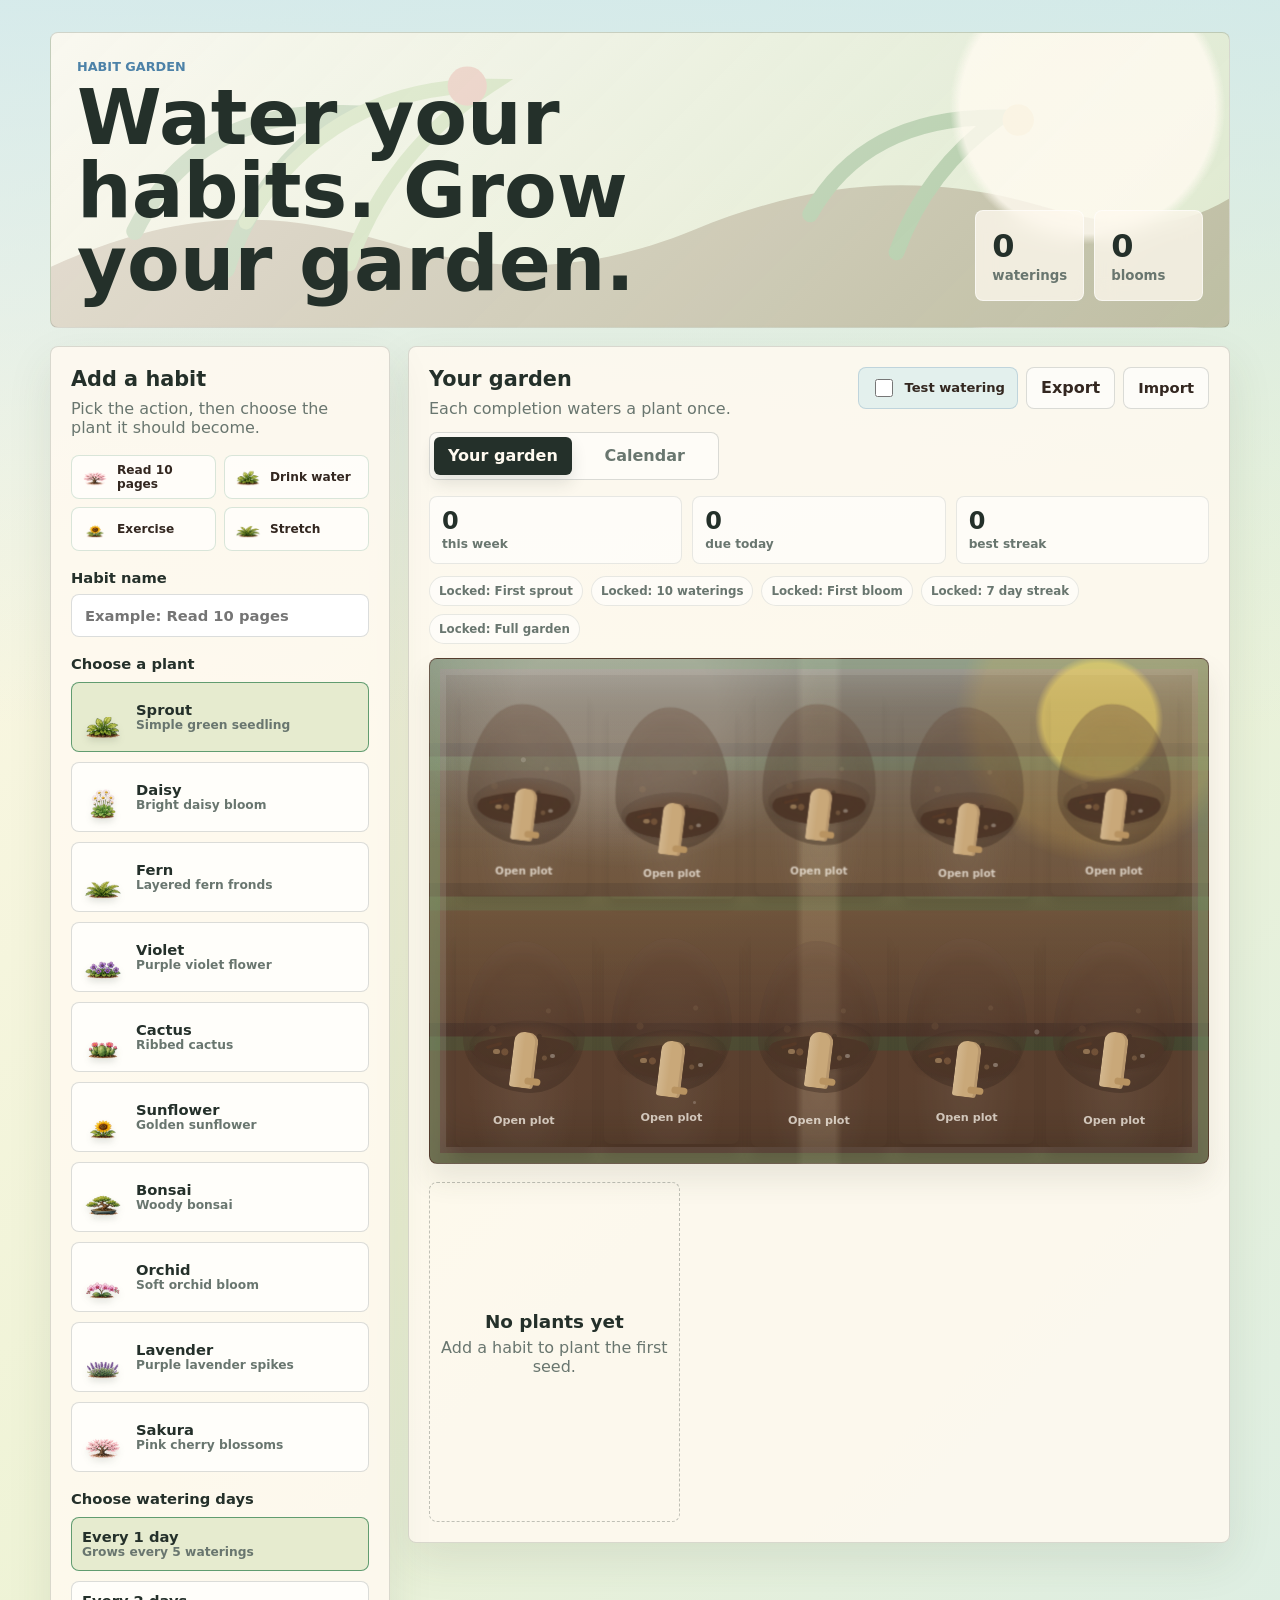
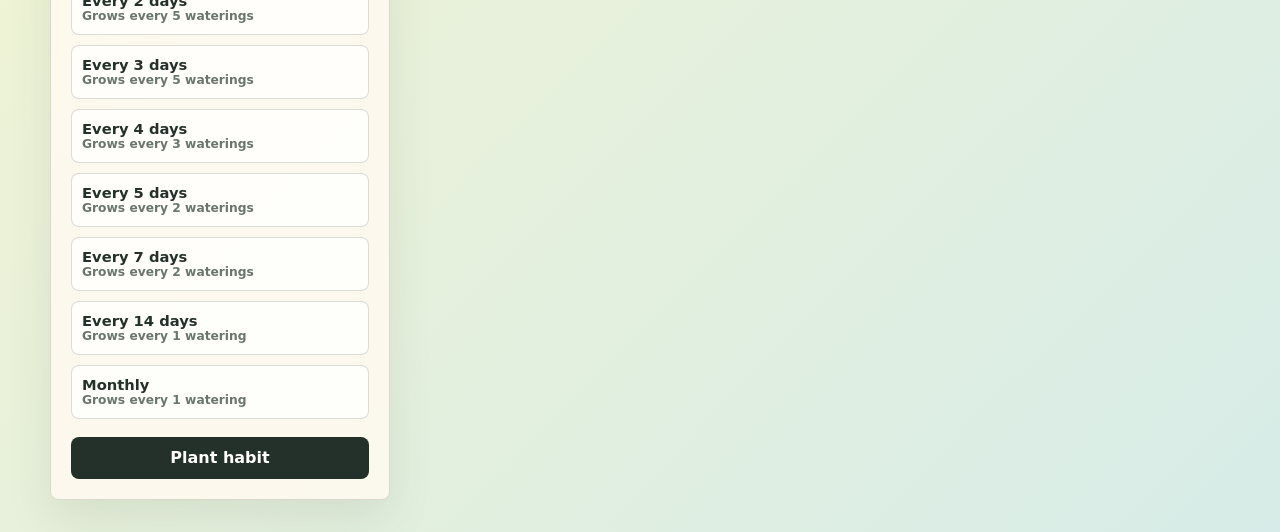
<file: index.html>
<!doctype html>
<html lang="en">
  <head>
    <meta charset="UTF-8" />
    <meta name="viewport" content="width=device-width, initial-scale=1.0" />
    <meta name="theme-color" content="#dfe8c7" />
    <meta name="apple-mobile-web-app-title" content="Habit Garden" />
    <meta name="apple-mobile-web-app-capable" content="yes" />
    <title>Habit Garden</title>
    <link rel="manifest" href="manifest.webmanifest" />
    <link rel="icon" href="assets/app-icon.svg" type="image/svg+xml" />
    <link rel="apple-touch-icon" href="assets/app-icon.svg" />
    <link rel="stylesheet" href="styles.css?v=0.2.2-auto-weather" />
  </head>
  <body>
    <main class="app-shell">
      <section class="topbar" aria-label="Garden overview">
        <div>
          <p class="eyebrow">Habit Garden</p>
          <h1>Water your habits. Grow your garden.</h1>
        </div>
        <div class="stats" aria-label="Garden statistics">
          <div>
            <span id="totalWatered">0</span>
            <small>waterings</small>
          </div>
          <div>
            <span id="plantsBloomed">0</span>
            <small>blooms</small>
          </div>
        </div>
      </section>

      <section class="workspace">
        <form class="habit-form" id="habitForm">
          <div class="form-header">
            <h2>Add a habit</h2>
            <p>Pick the action, then choose the plant it should become.</p>
          </div>
          <div class="starter-suggestions" id="starterSuggestions" aria-label="Starter habit suggestions"></div>

          <label>
            Habit name
            <input
              id="habitName"
              name="habitName"
              type="text"
              autocomplete="off"
              maxlength="42"
              placeholder="Example: Read 10 pages"
              required
            />
          </label>

          <fieldset>
            <legend>Choose a plant</legend>
            <div class="plant-picker" id="plantPicker"></div>
          </fieldset>

          <fieldset>
            <legend>Choose watering days</legend>
            <div class="schedule-picker" id="schedulePicker"></div>
          </fieldset>

          <button class="primary-action" type="submit">Plant habit</button>
        </form>

        <section class="garden-panel" aria-label="Your garden">
          <div class="panel-heading">
            <div>
              <h2>Your garden</h2>
              <p id="gardenSubtitle">Each completion waters a plant once.</p>
            </div>
            <div class="panel-actions">
              <label class="test-mode-toggle" hidden>
                <input id="testWateringMode" type="checkbox" />
                <span>Test watering</span>
              </label>
              <button class="ghost-action" id="exportGarden" type="button">Export</button>
              <label class="ghost-action import-action">
                Import
                <input id="importGarden" type="file" accept="application/json,.json" />
              </label>
            </div>
          </div>

          <div class="garden-tabs" role="tablist" aria-label="Garden views">
            <button class="garden-tab is-active" id="gardenTab" type="button" role="tab" aria-selected="true" aria-controls="gardenView" data-view="garden">
              Your garden
            </button>
            <button class="garden-tab" id="calendarTab" type="button" role="tab" aria-selected="false" aria-controls="calendarView" data-view="calendar">
              Calendar
            </button>
          </div>

          <div class="tab-view is-active" id="gardenView" role="tabpanel" aria-labelledby="gardenTab">
            <div class="garden-insights" id="gardenInsights" aria-label="Garden insights"></div>
            <div class="reward-strip" id="rewardStrip" aria-label="Garden rewards"></div>
            <div class="garden-bed" id="gardenBed" aria-label="Garden bed with 10 plant plots"></div>
            <div class="garden-grid" id="gardenGrid" aria-label="Habit details"></div>
          </div>

          <div class="tab-view" id="calendarView" role="tabpanel" aria-labelledby="calendarTab" hidden>
            <div class="calendar-toolbar">
              <button class="ghost-action calendar-nav" id="previousMonth" type="button" aria-label="Previous month">&lsaquo;</button>
              <label>
                Month
                <select id="calendarMonth"></select>
              </label>
              <label>
                Year
                <select id="calendarYear"></select>
              </label>
              <button class="ghost-action calendar-nav" id="nextMonth" type="button" aria-label="Next month">&rsaquo;</button>
            </div>
            <div class="calendar-summary" id="calendarSummary"></div>
            <div class="calendar-weekdays" aria-hidden="true">
              <span>Sun</span>
              <span>Mon</span>
              <span>Tue</span>
              <span>Wed</span>
              <span>Thu</span>
              <span>Fri</span>
              <span>Sat</span>
            </div>
            <div class="calendar-grid" id="calendarGrid" aria-label="Habit calendar"></div>
            <div class="calendar-agenda" id="calendarAgenda" aria-label="Habit calendar events"></div>
            <div class="calendar-detail" id="calendarDetail" aria-live="polite"></div>
          </div>
        </section>
      </section>
    </main>

    <template id="habitCardTemplate">
      <article class="habit-card">
        <div class="plant-scene" aria-hidden="true"></div>
        <div class="habit-info">
          <div>
            <h3></h3>
            <p class="plant-name"></p>
            <p class="last-watered"></p>
          </div>
          <div class="card-actions">
            <button class="water-button" type="button">Water</button>
            <button class="edit-plant-button" type="button">Edit</button>
            <button class="reset-plant-button" type="button">Reset</button>
            <button class="remove-plant-button" type="button">Remove</button>
          </div>
        </div>
        <div class="progress-wrap">
          <div class="progress-copy"></div>
          <div class="progress-track">
            <span></span>
          </div>
        </div>
      </article>
    </template>

    <script src="app.js?v=0.2.2-auto-weather"></script>
  </body>
</html>
</file>
<file: styles.css>
:root {
  --soil: #5a4032;
  --soil-dark: #332720;
  --leaf: #2f7d4c;
  --leaf-light: #79b66f;
  --moss: #dfe8c7;
  --sky: #cbe7ec;
  --cream: #fffaf0;
  --ink: #24302a;
  --muted: #69766f;
  --rose: #c95c67;
  --gold: #d79735;
  --blue: #4d82a8;
  --border: rgba(36, 48, 42, 0.16);
  color-scheme: light;
  font-family:
    Inter, ui-sans-serif, system-ui, -apple-system, BlinkMacSystemFont, "Segoe UI",
    sans-serif;
}

* {
  box-sizing: border-box;
}

body {
  margin: 0;
  min-height: 100vh;
  background:
    linear-gradient(180deg, rgba(203, 231, 236, 0.78), transparent 34%),
    linear-gradient(135deg, #fff8e7 0%, #eef3d6 48%, #d7ece8 100%);
  color: var(--ink);
}

body[data-weather="rainy"] {
  background:
    linear-gradient(180deg, rgba(142, 178, 191, 0.72), transparent 38%),
    linear-gradient(135deg, #f3f4df 0%, #dce8d6 48%, #c7dde2 100%);
}

body[data-weather="cloudy"] {
  background:
    linear-gradient(180deg, rgba(198, 207, 199, 0.72), transparent 40%),
    linear-gradient(135deg, #fff8e7 0%, #e8ead4 48%, #d7e7e0 100%);
}

body[data-weather="stormy"] {
  background:
    linear-gradient(180deg, rgba(114, 129, 128, 0.7), transparent 42%),
    linear-gradient(135deg, #e9ead7 0%, #cfd9c9 48%, #bbcfd3 100%);
}

body[data-weather="snowy"] {
  background:
    linear-gradient(180deg, rgba(231, 239, 241, 0.92), transparent 38%),
    linear-gradient(135deg, #fffdf5 0%, #edf2e6 50%, #dfeef0 100%);
}

button,
input {
  font: inherit;
}

button {
  cursor: pointer;
}

.app-shell {
  width: min(1180px, calc(100% - 32px));
  margin: 0 auto;
  padding: 32px 0;
}

.topbar {
  display: flex;
  align-items: end;
  justify-content: space-between;
  gap: 24px;
  min-height: 190px;
  padding: 26px;
  border: 1px solid var(--border);
  border-radius: 8px;
  background:
    radial-gradient(circle at 88% 25%, rgba(255, 250, 240, 0.82) 0 12%, transparent 13%),
    linear-gradient(135deg, rgba(255, 250, 240, 0.84), rgba(223, 232, 199, 0.72)),
    url("data:image/svg+xml,%3Csvg width='900' height='260' viewBox='0 0 900 260' xmlns='http://www.w3.org/2000/svg'%3E%3Cpath d='M0 214c95-43 168-45 256-19 82 25 151 25 235-9 94-39 178-44 267-18 65 19 104 17 142-6v98H0z' fill='%235a4032' fill-opacity='.9'/%3E%3Cpath d='M64 187c31-62 84-92 159-90-45 32-74 72-89 119' stroke='%232f7d4c' stroke-width='13' stroke-linecap='round' fill='none'/%3E%3Cpath d='M149 180c43-70 105-105 186-104-52 34-87 79-107 136' stroke='%2379b66f' stroke-width='11' stroke-linecap='round' fill='none'/%3E%3Cpath d='M580 174c28-50 76-75 145-74-38 27-64 62-79 103' stroke='%232f7d4c' stroke-width='12' stroke-linecap='round' fill='none'/%3E%3Ccircle cx='318' cy='76' r='15' fill='%23c95c67'/%3E%3Ccircle cx='739' cy='102' r='12' fill='%23d79735'/%3E%3C/svg%3E")
      center bottom / cover no-repeat;
  overflow: hidden;
}

.eyebrow {
  margin: 0 0 8px;
  color: var(--blue);
  font-size: 0.8rem;
  font-weight: 800;
  letter-spacing: 0;
  text-transform: uppercase;
}

h1,
h2,
h3,
p {
  margin-top: 0;
}

h1 {
  max-width: 620px;
  margin-bottom: 0;
  font-size: clamp(2.2rem, 6vw, 5rem);
  line-height: 0.95;
  letter-spacing: 0;
}

h2 {
  margin-bottom: 8px;
  font-size: 1.3rem;
}

.stats {
  display: grid;
  grid-template-columns: repeat(2, minmax(92px, 1fr));
  gap: 10px;
  min-width: 220px;
}

.stats div {
  padding: 16px;
  border: 1px solid rgba(255, 255, 255, 0.58);
  border-radius: 8px;
  background: rgba(255, 250, 240, 0.76);
  backdrop-filter: blur(10px);
}

.stats span {
  display: block;
  font-size: 2rem;
  font-weight: 850;
}

.stats small {
  color: var(--muted);
  font-weight: 700;
}

.workspace {
  display: grid;
  grid-template-columns: 340px 1fr;
  gap: 18px;
  margin-top: 18px;
  align-items: start;
}

.habit-form,
.garden-panel {
  border: 1px solid var(--border);
  border-radius: 8px;
  background: rgba(255, 250, 240, 0.86);
  box-shadow: 0 18px 45px rgba(55, 68, 52, 0.1);
}

.habit-form {
  display: grid;
  gap: 18px;
  padding: 20px;
  position: sticky;
  top: 18px;
}

.starter-suggestions {
  display: grid;
  grid-template-columns: repeat(2, minmax(0, 1fr));
  gap: 8px;
}

.starter-chip {
  display: grid;
  grid-template-columns: 28px minmax(0, 1fr);
  gap: 8px;
  align-items: center;
  min-height: 42px;
  padding: 7px 9px;
  border: 1px solid rgba(47, 125, 76, 0.18);
  border-radius: 8px;
  background: rgba(255, 255, 255, 0.68);
  color: var(--soil-dark);
  font-size: 0.76rem;
  font-weight: 850;
  text-align: left;
}

.starter-chip img {
  width: 28px;
  height: 28px;
  object-fit: contain;
}

.form-header p,
.panel-heading p {
  margin-bottom: 0;
  color: var(--muted);
}

label,
fieldset {
  display: grid;
  gap: 8px;
  margin: 0;
  padding: 0;
  border: 0;
  color: var(--ink);
  font-size: 0.92rem;
  font-weight: 750;
}

legend {
  margin-bottom: 10px;
  padding: 0;
}

input {
  width: 100%;
  border: 1px solid var(--border);
  border-radius: 8px;
  padding: 12px 13px;
  background: white;
  color: var(--ink);
  outline: none;
}

input:focus-visible,
button:focus-visible,
.plant-option:has(input:focus-visible),
.schedule-option:has(input:focus-visible) {
  outline: 3px solid rgba(77, 130, 168, 0.35);
  outline-offset: 2px;
}

.plant-picker,
.schedule-picker {
  display: grid;
  gap: 10px;
}

.plant-option,
.schedule-option {
  display: grid;
  grid-template-columns: 42px 1fr;
  gap: 12px;
  align-items: center;
  min-height: 68px;
  padding: 10px;
  border: 1px solid var(--border);
  border-radius: 8px;
  background: rgba(255, 255, 255, 0.72);
  cursor: pointer;
}

.schedule-option {
  grid-template-columns: 1fr;
  min-height: 54px;
}

.plant-option input,
.schedule-option input {
  position: absolute;
  width: 1px;
  height: 1px;
  opacity: 0;
  pointer-events: none;
}

.plant-option:has(input:checked),
.schedule-option:has(input:checked) {
  border-color: rgba(47, 125, 76, 0.72);
  background: rgba(223, 232, 199, 0.76);
}

.mini-plant {
  position: relative;
  display: grid;
  place-items: end center;
  width: 42px;
  height: 48px;
  overflow: hidden;
}

.mini-stem {
  position: absolute;
  bottom: 5px;
  left: 18px;
  width: 6px;
  height: 34px;
  border-radius: 999px;
  background:
    linear-gradient(90deg, rgba(31, 87, 48, 0.9), var(--mini-color)),
    var(--mini-color);
}

.mini-leaf {
  position: absolute;
  bottom: 15px;
  width: 20px;
  height: 12px;
  border-radius: 100% 0 100% 0;
  background:
    linear-gradient(135deg, rgba(255, 255, 255, 0.28), transparent 42%),
    var(--mini-color);
}

.mini-leaf.left {
  left: 4px;
  transform: rotate(-32deg);
}

.mini-leaf.right {
  right: 3px;
  bottom: 24px;
  transform: scaleX(-1) rotate(-32deg);
}

.mini-bloom {
  position: absolute;
  left: 21px;
  top: 6px;
  width: 12px;
  height: 12px;
  border-radius: 50%;
  background: var(--mini-flower);
  transform: translateX(-50%);
  box-shadow:
    -5px 0 0 var(--mini-flower),
    5px 0 0 var(--mini-flower),
    0 -5px 0 var(--mini-flower),
    0 5px 0 var(--mini-flower);
}

.mini-plant.fern .mini-bloom,
.mini-plant.sprout .mini-bloom,
.mini-plant.bonsai .mini-bloom {
  display: none;
}

.mini-plant-art {
  width: 42px;
  height: 48px;
  object-fit: contain;
  object-position: center bottom;
  filter: drop-shadow(0 4px 3px rgba(55, 68, 52, 0.14));
}

.mini-plant.cactus .mini-stem {
  left: 13px;
  width: 16px;
  border-radius: 999px 999px 6px 6px;
  background:
    repeating-linear-gradient(
      90deg,
      rgba(255, 255, 255, 0.2) 0 1px,
      transparent 1px 5px
    ),
    var(--mini-color);
}

.mini-plant.sunflower .mini-bloom,
.mini-plant.orchid .mini-bloom {
  width: 14px;
  height: 14px;
}

.mini-plant.sunflower .mini-bloom {
  box-shadow:
    -6px 0 0 var(--mini-flower),
    6px 0 0 var(--mini-flower),
    0 -6px 0 var(--mini-flower),
    0 6px 0 var(--mini-flower),
    -4px -4px 0 var(--mini-flower),
    4px -4px 0 var(--mini-flower);
}

.mini-plant.fern .mini-leaf {
  height: 7px;
  border-radius: 999px;
}

.mini-plant.bonsai .mini-stem {
  left: 15px;
  width: 12px;
  background: linear-gradient(90deg, #79533b, var(--mini-color));
}

.mini-plant.orchid .mini-bloom {
  box-shadow:
    -4px 2px 0 var(--mini-flower),
    4px 2px 0 var(--mini-flower),
    0 -5px 0 var(--mini-flower);
}

.plant-option strong,
.plant-option small,
.schedule-option strong,
.schedule-option small {
  display: block;
}

.plant-option small,
.schedule-option small {
  color: var(--muted);
  font-weight: 650;
}

.primary-action,
.ghost-action,
.water-button,
.edit-plant-button,
.reset-plant-button,
.remove-plant-button {
  min-height: 42px;
  border: 0;
  border-radius: 8px;
  font-weight: 850;
}

.primary-action {
  background: var(--ink);
  color: white;
}

.primary-action:disabled {
  cursor: not-allowed;
  background: rgba(36, 48, 42, 0.36);
}

.water-button:disabled,
.plot-water:disabled {
  cursor: not-allowed;
  background: rgba(210, 218, 205, 0.82);
  color: rgba(36, 48, 42, 0.58);
}

.ghost-action {
  padding: 0 14px;
  border: 1px solid var(--border);
  background: rgba(255, 255, 255, 0.58);
  color: var(--soil-dark);
}

.garden-panel {
  min-height: 540px;
  padding: 20px;
}

.panel-heading {
  display: flex;
  align-items: start;
  justify-content: space-between;
  gap: 16px;
  margin-bottom: 14px;
}

.panel-actions {
  display: flex;
  flex-wrap: wrap;
  gap: 8px;
  justify-content: end;
}

.test-mode-toggle {
  display: inline-flex;
  align-items: center;
  min-height: 42px;
  gap: 8px;
  padding: 0 12px;
  border: 1px solid rgba(77, 130, 168, 0.24);
  border-radius: 8px;
  background: rgba(203, 231, 236, 0.5);
  color: var(--soil-dark);
  cursor: pointer;
  font-size: 0.82rem;
  font-weight: 850;
}

.test-mode-toggle[hidden] {
  display: none !important;
}

.test-mode-toggle input {
  width: 18px;
  height: 18px;
  accent-color: var(--blue);
}

.import-action {
  position: relative;
  display: inline-grid;
  place-items: center;
  min-height: 42px;
  cursor: pointer;
  font-weight: 850;
}

.import-action input {
  position: absolute;
  width: 1px;
  height: 1px;
  opacity: 0;
  pointer-events: none;
}

.garden-tabs {
  display: inline-grid;
  grid-template-columns: repeat(2, minmax(0, 1fr));
  gap: 4px;
  margin-bottom: 16px;
  padding: 4px;
  border: 1px solid var(--border);
  border-radius: 8px;
  background: rgba(255, 255, 255, 0.5);
}

.garden-tab {
  min-height: 38px;
  padding: 0 14px;
  border: 0;
  border-radius: 6px;
  background: transparent;
  color: var(--muted);
  font-weight: 900;
}

.garden-tab.is-active {
  background: var(--ink);
  color: var(--cream);
  box-shadow: 0 8px 16px rgba(36, 48, 42, 0.12);
}

.tab-view[hidden] {
  display: none;
}

.garden-insights {
  display: grid;
  grid-template-columns: repeat(3, minmax(0, 1fr));
  gap: 10px;
  margin-bottom: 12px;
}

.garden-insights article {
  min-height: 68px;
  padding: 12px;
  border: 1px solid rgba(36, 48, 42, 0.1);
  border-radius: 8px;
  background: rgba(255, 255, 255, 0.58);
}

.garden-insights strong,
.garden-insights span {
  display: block;
}

.garden-insights strong {
  color: var(--ink);
  font-size: 1.5rem;
  line-height: 1;
}

.garden-insights span {
  margin-top: 4px;
  color: var(--muted);
  font-size: 0.76rem;
  font-weight: 850;
}

.reward-strip {
  display: flex;
  flex-wrap: wrap;
  gap: 8px;
  margin-bottom: 14px;
}

.reward-badge {
  padding: 7px 9px;
  border: 1px solid rgba(36, 48, 42, 0.1);
  border-radius: 999px;
  background: rgba(255, 255, 255, 0.56);
  color: var(--muted);
  font-size: 0.74rem;
  font-weight: 850;
}

.reward-badge.unlocked {
  border-color: rgba(47, 125, 76, 0.28);
  background: rgba(223, 232, 199, 0.72);
  color: var(--leaf);
}

.garden-bed {
  position: relative;
  display: grid;
  grid-template-columns: repeat(5, minmax(112px, 1fr));
  gap: 14px 12px;
  min-height: 470px;
  margin-bottom: 18px;
  padding: 30px 26px 26px;
  border: 1px solid rgba(62, 47, 38, 0.2);
  border-radius: 8px;
  background:
    var(--garden-weather-wash, linear-gradient(180deg, transparent, transparent)),
    radial-gradient(circle at 12% 20%, rgba(255, 250, 240, 0.34) 0 2px, transparent 3px),
    radial-gradient(circle at 78% 74%, rgba(255, 250, 240, 0.22) 0 2px, transparent 3px),
    radial-gradient(circle at 34% 88%, rgba(255, 250, 240, 0.2) 0 1px, transparent 2px),
    linear-gradient(90deg, transparent 0 47%, rgba(218, 196, 155, 0.2) 48% 52%, transparent 53%),
    repeating-linear-gradient(
      0deg,
      rgba(92, 65, 47, 0.9) 0 112px,
      rgba(65, 98, 57, 0.42) 113px 126px,
      rgba(77, 54, 42, 0.9) 127px 140px
    ),
    linear-gradient(160deg, #7b5a43, #5c3f31 55%, #3c2b24);
  box-shadow:
    inset 0 0 0 10px rgba(112, 151, 91, 0.36),
    inset 0 0 0 16px rgba(255, 250, 240, 0.1),
    inset 0 22px 36px rgba(255, 250, 240, 0.18),
    inset 0 -24px 38px rgba(23, 17, 14, 0.22),
    0 16px 28px rgba(55, 68, 52, 0.1);
  overflow: hidden;
  perspective: 900px;
}

.garden-bed::before,
.garden-bed::after {
  content: "";
  position: absolute;
  inset: 0;
  z-index: 0;
  pointer-events: none;
}

.garden-bed::before {
  z-index: 2;
  opacity: 0.64;
  background:
    radial-gradient(circle at 86% 12%, rgba(255, 229, 110, 0.96) 0 7%, rgba(255, 202, 74, 0.24) 8% 15%, transparent 18%),
    radial-gradient(ellipse at 24% 10%, rgba(255, 250, 240, 0.28) 0 12%, transparent 25%),
    linear-gradient(180deg, rgba(184, 224, 236, 0.32), transparent 38%);
  animation: sun-breathe 5s ease-in-out infinite;
}

.garden-bed::after {
  z-index: 5;
  opacity: 0;
}

body[data-weather="sunny"],
body:not([data-weather]),
body[data-weather="clear"] {
  --garden-weather-wash: linear-gradient(180deg, rgba(214, 241, 236, 0.22), rgba(255, 235, 155, 0.12) 48%, transparent 74%);
}

body[data-weather="cloudy"] {
  --garden-weather-wash: linear-gradient(180deg, rgba(200, 211, 205, 0.38), rgba(168, 180, 173, 0.16) 50%, transparent 78%);
}

body[data-weather="rainy"] {
  --garden-weather-wash: linear-gradient(180deg, rgba(91, 122, 131, 0.42), rgba(73, 89, 86, 0.28) 56%, rgba(51, 71, 63, 0.16));
}

body[data-weather="snowy"] {
  --garden-weather-wash: linear-gradient(180deg, rgba(230, 243, 247, 0.62), rgba(244, 248, 239, 0.2) 58%, transparent 82%);
}

body[data-weather="stormy"] {
  --garden-weather-wash: linear-gradient(180deg, rgba(33, 45, 58, 0.56), rgba(52, 61, 58, 0.34) 58%, rgba(31, 36, 34, 0.24));
}

body[data-daylight="night"] .garden-bed::before {
  opacity: 0.76;
  background:
    radial-gradient(circle at 82% 14%, rgba(236, 239, 217, 0.9) 0 4%, rgba(236, 239, 217, 0.18) 5% 11%, transparent 13%),
    radial-gradient(circle at 18% 18%, rgba(255, 250, 240, 0.42) 0 1px, transparent 2px),
    radial-gradient(circle at 36% 9%, rgba(255, 250, 240, 0.36) 0 1px, transparent 2px),
    radial-gradient(circle at 66% 19%, rgba(255, 250, 240, 0.38) 0 1px, transparent 2px),
    linear-gradient(180deg, rgba(29, 47, 62, 0.46), transparent 42%);
}

body[data-weather="cloudy"] .garden-bed::before {
  opacity: 0.78;
  background:
    radial-gradient(ellipse at 14% 10%, rgba(255, 250, 240, 0.7) 0 12%, transparent 24%),
    radial-gradient(ellipse at 43% 8%, rgba(218, 224, 214, 0.76) 0 18%, transparent 32%),
    radial-gradient(ellipse at 80% 12%, rgba(239, 239, 228, 0.74) 0 16%, transparent 29%),
    linear-gradient(180deg, rgba(171, 184, 177, 0.44), transparent 46%);
  background-size: 120% 100%;
  animation: clouds-drift 18s linear infinite;
}

body[data-weather="rainy"] .garden-bed::before,
body[data-weather="stormy"] .garden-bed::before {
  opacity: 0.86;
  background:
    radial-gradient(ellipse at 18% 10%, rgba(190, 203, 199, 0.72) 0 17%, transparent 31%),
    radial-gradient(ellipse at 56% 7%, rgba(128, 150, 153, 0.68) 0 21%, transparent 35%),
    radial-gradient(ellipse at 88% 13%, rgba(174, 187, 183, 0.58) 0 15%, transparent 29%),
    linear-gradient(180deg, rgba(67, 93, 104, 0.42), transparent 48%);
  background-size: 130% 100%;
  animation: clouds-drift 14s linear infinite;
}

body[data-weather="rainy"] .garden-bed::after,
body[data-weather="stormy"] .garden-bed::after {
  opacity: 0.78;
  background:
    radial-gradient(ellipse 3px 9px at 18px 14px, rgba(221, 248, 255, 0.78) 0 45%, rgba(124, 173, 189, 0.22) 62%, transparent 74%),
    radial-gradient(ellipse 2px 6px at 52px 34px, rgba(231, 252, 255, 0.68) 0 48%, rgba(121, 166, 182, 0.2) 64%, transparent 76%),
    radial-gradient(ellipse 2px 7px at 76px 6px, rgba(197, 231, 241, 0.58) 0 48%, rgba(103, 150, 169, 0.18) 64%, transparent 76%);
  background-position: 0 0, 30px 18px, 58px 8px;
  background-size: 92px 118px, 118px 142px, 74px 104px;
  filter: drop-shadow(0 2px 1px rgba(23, 52, 60, 0.18));
  animation: rain-fall 1.25s linear infinite;
}

body[data-weather="snowy"] .garden-bed::before {
  opacity: 0.8;
  background:
    radial-gradient(ellipse at 34% 10%, rgba(255, 250, 240, 0.76) 0 20%, transparent 34%),
    radial-gradient(ellipse at 74% 11%, rgba(226, 238, 241, 0.56) 0 15%, transparent 28%),
    linear-gradient(180deg, rgba(226, 238, 241, 0.58), transparent 48%);
}

body[data-weather="snowy"] .garden-bed::after {
  opacity: 0.86;
  background:
    radial-gradient(circle, rgba(255, 250, 240, 0.96) 0 2px, transparent 3px),
    radial-gradient(circle, rgba(255, 250, 240, 0.8) 0 1px, transparent 2px),
    radial-gradient(circle, rgba(209, 229, 234, 0.72) 0 2px, transparent 3px);
  background-position: 0 0, 34px 42px, 17px 18px;
  background-size: 82px 82px, 64px 64px, 116px 116px;
  animation: snow-fall 7s linear infinite;
}

body[data-weather="stormy"] .garden-bed {
  animation: storm-flash 5.5s steps(1, end) infinite;
}

body[data-weather="stormy"] .garden-bed::after {
  opacity: 0.86;
  background:
    linear-gradient(118deg, transparent 0 53%, rgba(255, 250, 190, 0.72) 53.3% 54.2%, transparent 54.5%),
    radial-gradient(ellipse 4px 12px at 16px 16px, rgba(229, 252, 255, 0.84) 0 46%, rgba(115, 168, 186, 0.28) 64%, transparent 76%),
    radial-gradient(ellipse 3px 9px at 50px 36px, rgba(219, 245, 253, 0.78) 0 48%, rgba(96, 143, 164, 0.26) 65%, transparent 77%),
    radial-gradient(ellipse 3px 10px at 74px 8px, rgba(184, 220, 234, 0.7) 0 48%, rgba(82, 126, 148, 0.28) 65%, transparent 77%);
  background-position: 0 0, 0 0, 28px 18px, 54px 8px;
  background-size: 100% 100%, 84px 108px, 106px 132px, 68px 96px;
  filter: drop-shadow(0 3px 2px rgba(11, 26, 36, 0.3));
  animation: lightning-strike 5.5s steps(1, end) infinite, storm-rain-fall 900ms linear infinite;
}

.garden-plot {
  position: relative;
  min-height: 205px;
  padding: 8px;
  border: 0;
  border-radius: 7px;
  background:
    radial-gradient(ellipse at 50% 72%, rgba(255, 250, 240, 0.06), transparent 58%);
  animation: plot-rise 420ms ease both;
  animation-delay: var(--plot-delay);
  z-index: 3;
  transform: translateY(calc(var(--plot-depth) * 10px)) scale(calc(0.93 + var(--plot-depth) * 0.07));
  box-shadow:
    0 calc(7px + var(--plot-depth) * 5px) 12px rgba(25, 17, 13, 0.08);
}

.garden-plot::before {
  content: "";
  position: absolute;
  right: 7px;
  bottom: 54px;
  left: 7px;
  height: 152px;
  border-radius: 48% 52% 44% 56% / 64% 60% 40% 36%;
  background:
    radial-gradient(circle at 24% 58%, rgba(197, 152, 97, 0.18) 0 3px, transparent 4px),
    radial-gradient(circle at 70% 46%, rgba(255, 226, 167, 0.12) 0 2px, transparent 3px),
    radial-gradient(circle at 48% 72%, rgba(45, 34, 27, 0.15) 0 2px, transparent 3px),
    linear-gradient(180deg, rgba(103, 73, 55, 0.64), rgba(58, 40, 31, 0.54));
  box-shadow:
    inset 0 10px 18px rgba(255, 250, 240, 0.06),
    inset 0 -12px 18px rgba(34, 25, 20, 0.2);
}

.garden-plot:nth-child(odd) {
  transform: translateY(calc(var(--plot-depth) * 10px - 3px)) scale(calc(0.93 + var(--plot-depth) * 0.07));
}

.garden-plot:nth-child(5n + 2),
.garden-plot:nth-child(5n + 4) {
  margin-top: 12px;
}

.plot-soil {
  position: relative;
  display: grid;
  place-items: end center;
  min-height: 168px;
  overflow: visible;
}

.plot-soil::before {
  content: "";
  position: absolute;
  right: 4px;
  bottom: 38px;
  left: 4px;
  height: 48px;
  border-radius: 50%;
  background:
    radial-gradient(circle at 28% 44%, rgba(196, 145, 93, 0.34) 0 3px, transparent 4px),
    radial-gradient(circle at 64% 35%, rgba(36, 27, 22, 0.26) 0 2px, transparent 3px),
    radial-gradient(ellipse at center, rgba(104, 72, 50, 0.82), rgba(58, 40, 31, 0.16) 68%, transparent 70%);
  transform: rotate(-2deg);
}

.plot-soil::after {
  content: "";
  position: absolute;
  right: 0;
  bottom: 32px;
  left: 0;
  height: 38px;
  border-radius: 50%;
  background:
    radial-gradient(circle at 34% 42%, rgba(196, 145, 93, 0.3) 0 3px, transparent 4px),
    radial-gradient(circle at 67% 58%, rgba(226, 184, 126, 0.22) 0 2px, transparent 3px),
    radial-gradient(ellipse at 50% 38%, rgba(77, 54, 40, 0.96) 0 58%, transparent 60%),
    radial-gradient(ellipse at center, rgba(36, 27, 22, 0.42), transparent 70%);
}

.soil-detail {
  position: absolute;
  z-index: 1;
  border-radius: 999px;
  pointer-events: none;
}

.pebble-a {
  left: 24%;
  bottom: 52px;
  width: 7px;
  height: 5px;
  background: rgba(224, 188, 134, 0.46);
}

.pebble-b {
  right: 24%;
  bottom: 48px;
  width: 5px;
  height: 4px;
  background: rgba(255, 250, 240, 0.32);
}

.mulch-a,
.mulch-b {
  width: 16px;
  height: 3px;
  background: rgba(92, 58, 38, 0.6);
  transform: rotate(-15deg);
}

.mulch-a {
  left: 18%;
  bottom: 59px;
}

.mulch-b {
  right: 19%;
  bottom: 56px;
  transform: rotate(16deg);
}

.water-ripple {
  position: absolute;
  z-index: 1;
  bottom: 46px;
  left: 50%;
  width: 42px;
  height: 12px;
  border: 2px solid rgba(116, 178, 196, 0.68);
  border-radius: 50%;
  opacity: 0;
  transform: translateX(-50%) scale(0.7);
}

.recently-watered .plot-soil::after {
  background:
    radial-gradient(circle at 34% 42%, rgba(196, 145, 93, 0.2) 0 3px, transparent 4px),
    radial-gradient(circle at 67% 58%, rgba(226, 184, 126, 0.14) 0 2px, transparent 3px),
    radial-gradient(ellipse at 50% 38%, rgba(48, 42, 35, 0.98) 0 58%, transparent 60%),
    radial-gradient(ellipse at center, rgba(39, 70, 66, 0.38), transparent 70%);
}

.recently-watered .water-ripple {
  animation: water-ripple 900ms ease-out both;
}

.dry-plant .plot-soil::after {
  filter: saturate(0.65) brightness(1.16);
}

.dry-plant .plant {
  filter: saturate(0.72) brightness(0.96);
}

.plot-marker {
  position: relative;
  z-index: 1;
  width: 24px;
  height: 56px;
  margin-bottom: 18px;
  border-radius: 10px 10px 3px 3px;
  background:
    linear-gradient(90deg, rgba(255, 250, 240, 0.18), transparent 45%),
    #c9a879;
  transform: rotate(7deg);
  box-shadow: inset -3px 0 0 rgba(93, 64, 44, 0.16);
}

.plot-marker::after {
  content: "";
  position: absolute;
  right: -7px;
  bottom: 4px;
  width: 16px;
  height: 7px;
  border-radius: 999px;
  background: #b89361;
}

.plot-meta {
  display: none;
}

.plot-meta strong,
.plot-meta span,
.plot-meta em,
.empty-plot p {
  display: block;
  overflow-wrap: anywhere;
}

.plot-meta strong {
  color: #fffaf0;
  font-size: 0.78rem;
  line-height: 1.1;
}

.plot-meta span {
  display: none;
}

.plot-meta span,
.plot-meta em,
.empty-plot p {
  margin: 2px 0 0;
  color: rgba(255, 250, 240, 0.72);
  font-size: 0.7rem;
  font-weight: 750;
}

.plot-meta em {
  color: rgba(218, 236, 197, 0.84);
  font-style: normal;
}

.dry-plant .plot-meta em {
  color: rgba(255, 210, 164, 0.9);
}

.plot-water {
  position: absolute;
  right: 9px;
  bottom: 7px;
  left: 9px;
  z-index: 4;
  min-height: 30px;
  border: 1px solid rgba(255, 250, 240, 0.36);
  border-radius: 8px;
  background: rgba(203, 231, 236, 0.94);
  color: var(--soil-dark);
  font-size: 0.82rem;
  font-weight: 900;
  box-shadow: 0 5px 10px rgba(25, 17, 13, 0.12);
}

.garden-plot:not(.empty-plot) .plot-soil {
  min-height: 190px;
}

.garden-plot:not(.empty-plot)::before {
  bottom: 62px;
  height: 156px;
}

.empty-plot {
  opacity: 0.68;
}

.empty-plot::before {
  opacity: 0.58;
}

.empty-plot .plot-soil {
  min-height: 168px;
}

.empty-plot p {
  position: absolute;
  right: 8px;
  bottom: 20px;
  left: 8px;
  z-index: 3;
  text-align: center;
}

.garden-grid {
  display: grid;
  grid-template-columns: repeat(auto-fill, minmax(210px, 1fr));
  gap: 14px;
}

.calendar-toolbar {
  display: grid;
  grid-template-columns: 42px minmax(130px, 1fr) minmax(98px, 0.8fr) 42px;
  gap: 10px;
  align-items: end;
  margin-bottom: 12px;
}

.calendar-toolbar label {
  display: grid;
  gap: 6px;
  color: var(--muted);
  font-size: 0.78rem;
  font-weight: 850;
}

.calendar-toolbar select {
  min-height: 42px;
  padding: 0 10px;
  border: 1px solid var(--border);
  border-radius: 8px;
  background: rgba(255, 255, 255, 0.72);
  color: var(--ink);
  font: inherit;
  font-weight: 850;
}

.calendar-nav {
  min-width: 42px;
  padding: 0;
  font-size: 1.35rem;
}

.calendar-summary {
  margin-bottom: 10px;
  color: var(--muted);
  font-size: 0.9rem;
  font-weight: 800;
}

.calendar-weekdays,
.calendar-grid {
  display: grid;
  grid-template-columns: repeat(7, minmax(0, 1fr));
  gap: 8px;
}

.calendar-weekdays {
  margin-bottom: 8px;
}

.calendar-weekdays span {
  color: var(--muted);
  font-size: 0.76rem;
  font-weight: 900;
  text-align: center;
}

.calendar-day {
  min-height: 118px;
  padding: 9px;
  border: 1px solid rgba(36, 48, 42, 0.12);
  border-radius: 8px;
  background:
    linear-gradient(180deg, rgba(255, 255, 255, 0.76), rgba(255, 250, 240, 0.58)),
    rgba(255, 255, 255, 0.58);
  box-shadow: inset 0 1px 0 rgba(255, 255, 255, 0.58);
}

.calendar-day.is-empty {
  visibility: hidden;
}

.calendar-day.is-today {
  border-color: rgba(77, 130, 168, 0.52);
  box-shadow:
    inset 0 0 0 2px rgba(77, 130, 168, 0.16),
    0 8px 16px rgba(55, 68, 52, 0.08);
}

.calendar-day.has-events {
  cursor: pointer;
  background:
    linear-gradient(180deg, rgba(255, 250, 240, 0.86), rgba(223, 232, 199, 0.46)),
    rgba(255, 255, 255, 0.72);
}

.calendar-day.has-events:hover,
.calendar-day.has-events:focus-visible,
.calendar-day.is-selected {
  border-color: rgba(47, 125, 76, 0.42);
  box-shadow:
    inset 0 0 0 2px rgba(47, 125, 76, 0.12),
    0 8px 18px rgba(55, 68, 52, 0.08);
  outline: none;
}

.calendar-date {
  display: flex;
  align-items: baseline;
  justify-content: space-between;
  gap: 6px;
  margin-bottom: 8px;
}

.calendar-date strong {
  font-size: 1rem;
}

.calendar-date span {
  color: var(--muted);
  font-size: 0.68rem;
  font-weight: 850;
  white-space: nowrap;
}

.calendar-events {
  display: grid;
  gap: 6px;
}

.calendar-day-summary {
  display: grid;
  gap: 8px;
  margin-top: 8px;
}

.calendar-day-icons {
  display: flex;
  align-items: center;
  min-height: 34px;
}

.calendar-day-icons img,
.calendar-day-icons span {
  width: 32px;
  height: 32px;
  margin-left: -8px;
  border: 1px solid rgba(36, 48, 42, 0.1);
  border-radius: 999px;
  background: rgba(255, 255, 255, 0.74);
  box-shadow: 0 3px 8px rgba(55, 68, 52, 0.08);
}

.calendar-day-icons img:first-child,
.calendar-day-icons span:first-child {
  margin-left: 0;
}

.calendar-day-icons img {
  object-fit: contain;
  padding: 3px;
}

.calendar-day-icons span {
  display: inline-grid;
  place-items: center;
  color: var(--muted);
  font-size: 0.72rem;
  font-weight: 900;
}

.calendar-day-counts {
  display: flex;
  flex-wrap: wrap;
  gap: 5px;
}

.calendar-day-counts span {
  display: inline-grid;
  min-height: 22px;
  place-items: center;
  padding: 0 8px;
  border-radius: 999px;
  font-size: 0.68rem;
  font-weight: 900;
  line-height: 1;
}

.calendar-day-counts .started {
  background: rgba(47, 125, 76, 0.14);
  color: var(--leaf);
}

.calendar-day-counts .watered {
  background: rgba(77, 130, 168, 0.16);
  color: var(--blue);
}

.calendar-event {
  display: grid;
  grid-template-columns: minmax(0, 1fr) 22px minmax(0, 1.2fr);
  gap: 4px;
  align-items: center;
  min-height: 34px;
  padding: 4px;
  border: 1px solid rgba(36, 48, 42, 0.1);
  border-radius: 8px;
  background: rgba(255, 255, 255, 0.68);
}

.calendar-event.watered {
  border-color: rgba(77, 130, 168, 0.24);
  background: rgba(224, 242, 246, 0.72);
}

.calendar-event.started {
  border-color: rgba(47, 125, 76, 0.22);
  background: rgba(229, 239, 211, 0.76);
}

.calendar-event img {
  width: 22px;
  height: 22px;
  object-fit: contain;
}

.calendar-event-badge {
  display: inline-grid;
  place-items: center;
  min-height: 20px;
  padding: 0 5px;
  border-radius: 999px;
  background: rgba(47, 125, 76, 0.14);
  color: var(--leaf);
  font-size: 0.58rem;
  font-weight: 900;
  line-height: 1;
  white-space: nowrap;
}

.calendar-event.watered .calendar-event-badge {
  background: rgba(77, 130, 168, 0.16);
  color: var(--blue);
}

.calendar-event strong,
.calendar-event em {
  display: block;
  overflow: hidden;
  text-overflow: ellipsis;
}

.calendar-event strong {
  color: var(--ink);
  font-size: 0.72rem;
  line-height: 1.1;
  white-space: nowrap;
}

.calendar-event em {
  color: var(--muted);
  font-size: 0.62rem;
  font-style: normal;
  font-weight: 800;
  line-height: 1.1;
  white-space: nowrap;
}

.calendar-agenda {
  display: none;
}

.calendar-agenda-row {
  display: grid;
  grid-template-columns: 72px minmax(0, 1fr);
  gap: 10px;
  align-items: start;
  padding: 10px;
  border: 1px solid rgba(36, 48, 42, 0.12);
  border-radius: 8px;
  background:
    linear-gradient(180deg, rgba(255, 255, 255, 0.82), rgba(255, 250, 240, 0.62)),
    rgba(255, 255, 255, 0.64);
}

.calendar-agenda-row.is-today {
  border-color: rgba(77, 130, 168, 0.52);
  box-shadow: inset 0 0 0 2px rgba(77, 130, 168, 0.16);
}

.calendar-agenda-date {
  display: grid;
  gap: 2px;
  justify-items: center;
  padding: 8px 6px;
  border-radius: 8px;
  background: rgba(223, 232, 199, 0.48);
  color: var(--ink);
}

.calendar-agenda-date strong,
.calendar-agenda-date em {
  color: var(--muted);
  font-size: 0.72rem;
  font-style: normal;
  font-weight: 900;
  line-height: 1;
}

.calendar-agenda-date span {
  font-size: 1.6rem;
  font-weight: 900;
  line-height: 1;
}

.calendar-agenda-events {
  display: grid;
  gap: 7px;
}

.calendar-agenda-empty {
  display: grid;
  place-items: center;
  min-height: 150px;
  border: 1px dashed rgba(36, 48, 42, 0.24);
  border-radius: 8px;
  color: var(--muted);
  font-weight: 850;
  text-align: center;
}

.calendar-detail {
  margin-top: 12px;
  padding: 12px;
  border: 1px solid rgba(36, 48, 42, 0.12);
  border-radius: 8px;
  background: rgba(255, 255, 255, 0.58);
}

.calendar-detail p {
  margin: 0;
  color: var(--muted);
  font-weight: 800;
}

.calendar-detail h3 {
  margin-bottom: 10px;
  font-size: 1rem;
}

.calendar-detail-list {
  display: grid;
  grid-template-columns: repeat(auto-fit, minmax(240px, 1fr));
  gap: 8px;
}

.calendar-detail-item {
  display: grid;
  grid-template-columns: 78px 42px minmax(0, 1fr);
  gap: 10px;
  align-items: center;
  padding: 8px;
  border-radius: 8px;
  background: rgba(255, 250, 240, 0.72);
}

.calendar-detail-item.watered {
  background: rgba(224, 242, 246, 0.72);
}

.calendar-detail-item img {
  width: 42px;
  height: 42px;
  object-fit: contain;
}

.calendar-detail-badge {
  display: inline-grid;
  place-items: center;
  min-height: 30px;
  padding: 0 10px;
  border-radius: 999px;
  background: rgba(47, 125, 76, 0.14);
  color: var(--leaf);
  font-size: 0.74rem;
  font-weight: 900;
  white-space: nowrap;
}

.calendar-detail-item.watered .calendar-detail-badge {
  background: rgba(77, 130, 168, 0.16);
  color: var(--blue);
}

.calendar-detail-item strong,
.calendar-detail-item em {
  display: block;
}

.calendar-detail-item strong {
  color: var(--ink);
}

.calendar-detail-item em {
  color: var(--muted);
  font-style: normal;
  font-weight: 800;
}

.empty-garden {
  display: grid;
  place-items: center;
  min-height: 340px;
  border: 1px dashed rgba(36, 48, 42, 0.28);
  border-radius: 8px;
  color: var(--muted);
  text-align: center;
}

.empty-garden strong {
  display: block;
  margin-bottom: 6px;
  color: var(--ink);
  font-size: 1.15rem;
}

.habit-card {
  display: grid;
  grid-template-rows: 172px auto auto;
  min-height: 318px;
  border: 1px solid var(--border);
  border-radius: 8px;
  background: #fffef8;
  overflow: hidden;
}

.plant-scene {
  position: relative;
  display: grid;
  place-items: end center;
  min-height: 172px;
  padding-bottom: 26px;
  background:
    linear-gradient(180deg, rgba(203, 231, 236, 0.7), rgba(238, 243, 214, 0.72) 66%),
    linear-gradient(90deg, rgba(77, 130, 168, 0.08), rgba(201, 92, 103, 0.08));
}

.plant-scene::after {
  content: "";
  position: absolute;
  right: 0;
  bottom: 0;
  left: 0;
  height: 36px;
  background:
    radial-gradient(ellipse at center, rgba(90, 64, 50, 0.88) 0 58%, transparent 60%)
      center bottom / 82% 42px no-repeat;
}

.plant {
  --plant-x: -22px;
  --plant-y: 0px;
  position: relative;
  z-index: 1;
  width: 118px;
  height: 128px;
  transform-origin: bottom center;
}

.garden-plant {
  --plant-x: -22px;
  width: 104px;
  height: 118px;
  transform: scale(0.94);
}

.plant-scene .plant {
  --plant-x: 0px;
}

.sprite-plant {
  display: block;
  position: relative;
  width: 168px;
  height: 126px;
}

.sprite-plant .plant-layer {
  position: absolute;
  inset: 0;
  display: block;
  width: 100%;
  height: 100%;
  object-fit: contain;
  object-position: center bottom;
  transform-origin: var(--plant-origin, 50% 88%);
  filter: drop-shadow(0 9px 7px rgba(25, 17, 13, 0.18));
  pointer-events: none;
}

.layered-plant .plant-layer {
  z-index: calc(1 + var(--layer-index));
}

.sprite-plant .plant-base {
  clip-path: inset(66% 0 0 0);
  z-index: 1;
}

.sprite-plant .plant-canopy {
  clip-path: inset(0 0 22% 0);
  z-index: 2;
}

.plant-bonsai .plant-base {
  clip-path: inset(54% 0 0 0);
}

.plant-bonsai .plant-canopy {
  clip-path: inset(0 0 38% 0);
  transform-origin: 50% 74%;
}

.garden-plant.sprite-plant {
  width: 186px;
  height: 140px;
  transform: translate(var(--plant-x), calc(var(--plant-y) - 40px)) scale(1.04);
}

.garden-plot.stage-1 .garden-plant.sprite-plant {
  width: 154px;
  height: 124px;
  transform: translate(var(--plant-x), calc(var(--plant-y) - 28px)) scale(1.04);
}

.garden-plot.stage-2 .garden-plant.sprite-plant {
  width: 166px;
  height: 130px;
  transform: translate(var(--plant-x), calc(var(--plant-y) - 32px)) scale(1.04);
}

.garden-plot.stage-3 .garden-plant.sprite-plant {
  width: 176px;
  height: 136px;
  transform: translate(var(--plant-x), calc(var(--plant-y) - 36px)) scale(1.04);
}

.garden-plot .layered-plant .plant-layer-moving,
.plant-scene .layered-plant .plant-layer-moving {
  animation: upper-breeze 4.8s ease-in-out infinite;
  animation-delay: calc(var(--plot-delay, 0ms) * -1);
}

body[data-weather="rainy"] .garden-plot .layered-plant .plant-layer-moving,
body[data-weather="stormy"] .garden-plot .layered-plant .plant-layer-moving {
  animation-duration: 2.8s;
}

.layered-plant .plant-layer-flower,
.layered-plant .plant-layer-blossom {
  animation-name: flower-breeze;
  animation-duration: 4.2s;
  transform-origin: 50% 76%;
}

.layered-plant .plant-layer-spike,
.layered-plant .plant-layer-frond {
  animation-name: frond-breeze;
  transform-origin: 50% 92%;
}

.layered-plant .plant-layer-canopy {
  animation-name: bonsai-breeze;
  transform-origin: 50% 72%;
}

.layered-plant .plant-layer-a {
  animation-delay: -260ms;
}

.layered-plant .plant-layer-b {
  animation-delay: -620ms;
}

.layered-plant .plant-layer-c {
  animation-delay: -980ms;
}

.layered-plant .plant-layer-d {
  animation-delay: -1340ms;
}

.layered-plant .plant-layer-e {
  animation-delay: -1700ms;
}

.stage-1 .sprite-plant .plant-layer {
  width: 74%;
}

.stage-2 .sprite-plant .plant-layer {
  width: 82%;
}

.stage-3 .sprite-plant .plant-layer {
  width: 91%;
}

.stage-4 .sprite-plant .plant-layer,
.stage-5 .sprite-plant .plant-layer {
  width: 100%;
}

.stage-1 .layered-plant .plant-layer,
.stage-2 .layered-plant .plant-layer,
.stage-3 .layered-plant .plant-layer,
.stage-4 .layered-plant .plant-layer,
.stage-5 .layered-plant .plant-layer {
  width: 100%;
  height: 100%;
}

.seed-shell {
  position: absolute;
  z-index: 2;
  bottom: 14px;
  width: 19px;
  height: 15px;
  border-radius: 60% 40% 60% 40%;
  background:
    radial-gradient(circle at 35% 32%, rgba(255, 250, 240, 0.32), transparent 35%),
    #8c6044;
  opacity: 0;
}

.seed-left {
  left: calc(50% - 22px);
  transform: rotate(-24deg);
}

.seed-right {
  right: calc(50% - 22px);
  transform: scaleX(-1) rotate(-24deg);
}

.stage-1 .seed-shell {
  opacity: 1;
}

.stage-1 .stem {
  width: 5px;
}

.stage-1 .ground-shoot,
.stage-1 .tendril,
.stage-1 .bud,
.stage-1 .bloom,
.stage-1 .bloom-core {
  display: none;
}

.stage-2 .tendril,
.stage-2 .bud,
.stage-2 .bloom,
.stage-2 .bloom-core {
  display: none;
}

.stage-3 .bud {
  opacity: 0.55;
}

.stem {
  position: absolute;
  left: calc(50% - 4px);
  bottom: 12px;
  width: 8px;
  height: var(--stem-height);
  border-radius: 999px;
  background:
    linear-gradient(90deg, rgba(22, 76, 44, 0.92), var(--leaf-light) 72%),
    linear-gradient(180deg, transparent 0 18%, rgba(255, 255, 255, 0.2) 19% 21%, transparent 22%);
  box-shadow:
    inset -2px 0 0 rgba(255, 255, 255, 0.2),
    inset 2px 0 0 rgba(24, 62, 38, 0.18);
}

.leaf {
  position: absolute;
  width: var(--leaf-size);
  height: calc(var(--leaf-size) * 0.58);
  border-radius: 100% 0 100% 0;
  background:
    linear-gradient(135deg, rgba(255, 255, 255, 0.26), transparent 38%),
    radial-gradient(circle at 72% 72%, rgba(25, 78, 43, 0.22), transparent 45%),
    var(--leaf-light);
  transform-origin: right center;
  box-shadow:
    inset -4px 2px 0 rgba(30, 72, 45, 0.16),
    0 4px 7px rgba(35, 50, 37, 0.1);
}

.leaf::after {
  content: "";
  position: absolute;
  right: 16%;
  top: 45%;
  width: 72%;
  height: 2px;
  border-radius: 999px;
  background: rgba(255, 250, 240, 0.28);
  transform: rotate(-18deg);
}

.ground-shoot {
  position: absolute;
  z-index: 1;
  bottom: 13px;
  width: calc(var(--leaf-size) * 0.46);
  height: calc(var(--leaf-size) * 0.22);
  border-radius: 100% 0 100% 0;
  background: var(--accent-color);
  opacity: calc(0.34 + var(--accent-scale) * 0.34);
}

.shoot-left {
  left: 18px;
  transform: rotate(-28deg);
}

.shoot-right {
  right: 18px;
  transform: scaleX(-1) rotate(-30deg);
}

.tendril {
  position: absolute;
  width: calc(var(--leaf-size) * 0.48);
  height: calc(var(--leaf-size) * 0.48);
  border: 3px solid rgba(75, 137, 77, 0.72);
  border-right-color: transparent;
  border-bottom-color: transparent;
  border-radius: 50%;
  opacity: var(--accent-scale);
}

.tendril-left {
  left: 22px;
  bottom: calc(var(--leaf-bottom) + 26px);
  transform: rotate(-48deg);
}

.tendril-right {
  right: 20px;
  bottom: calc(var(--leaf-bottom) + 46px);
  transform: scaleX(-1) rotate(-54deg);
}

.leaf-a {
  left: calc(50% - var(--leaf-size) + 3px);
  bottom: var(--leaf-bottom);
  transform: rotate(-28deg);
}

.leaf-b {
  right: calc(50% - var(--leaf-size) + 3px);
  bottom: calc(var(--leaf-bottom) + 22px);
  transform: scaleX(-1) rotate(-30deg);
}

.leaf-c {
  left: calc(50% - var(--leaf-size) + 12px);
  bottom: calc(var(--leaf-bottom) + 42px);
  transform: scale(0.82) rotate(-46deg);
}

.leaf-d {
  right: calc(50% - var(--leaf-size) + 10px);
  bottom: calc(var(--leaf-bottom) + 59px);
  transform: scaleX(-1) scale(0.78) rotate(-44deg);
}

.bud {
  position: absolute;
  width: var(--bud-size);
  height: var(--bud-size);
  border-radius: 50%;
  background: var(--flower-color);
  opacity: calc(var(--bloom-scale) * 0.9);
}

.bud-left {
  left: 32%;
  bottom: calc(var(--stem-height) - 18px);
}

.bud-right {
  right: 28%;
  bottom: calc(var(--stem-height) - 4px);
}

.bloom {
  position: absolute;
  left: 50%;
  bottom: calc(var(--stem-height) + 2px);
  width: var(--bloom-size);
  height: var(--bloom-size);
  border-radius: 50%;
  background: var(--flower-color);
  box-shadow:
    calc(var(--bloom-size) * -0.42) 0 0 0 var(--flower-color),
    calc(var(--bloom-size) * 0.42) 0 0 0 var(--flower-color),
    0 calc(var(--bloom-size) * -0.42) 0 0 var(--flower-color),
    0 calc(var(--bloom-size) * 0.42) 0 0 var(--flower-color),
    0 0 0 calc(var(--bloom-size) * 0.18) rgba(255, 250, 240, 0.42);
  transform: translateX(-50%) scale(var(--bloom-scale));
}

.bloom-core {
  position: absolute;
  left: 50%;
  bottom: calc(var(--stem-height) + 6px);
  width: calc(var(--bloom-size) * 0.68);
  height: calc(var(--bloom-size) * 0.68);
  border-radius: 50%;
  background: var(--accent-color);
  opacity: var(--bloom-scale);
  transform: translateX(-50%) scale(var(--bloom-scale));
  box-shadow: inset -2px -2px 0 rgba(58, 45, 34, 0.16);
}

.cactus .stem {
  width: 32px;
  left: calc(50% - 16px);
  border-radius: 18px 18px 9px 9px;
  background:
    repeating-linear-gradient(
      90deg,
      rgba(255, 255, 255, 0.18) 0 2px,
      transparent 2px 9px
    ),
    linear-gradient(90deg, #2f7d4c, #6aa95d);
}

.cactus .leaf {
  width: 24px;
  height: 42px;
  border-radius: 999px;
  background:
    repeating-linear-gradient(
      90deg,
      rgba(255, 255, 255, 0.14) 0 1px,
      transparent 1px 7px
    ),
    #4d9a5e;
}

.cactus .leaf-c,
.cactus .leaf-d {
  display: none;
}

.cactus .ground-shoot,
.cactus .tendril {
  display: none;
}

.cactus .bud {
  box-shadow:
    -5px 3px 0 rgba(255, 255, 255, 0.45),
    5px 3px 0 rgba(255, 255, 255, 0.45);
}

.sprout .stem {
  width: 7px;
  left: calc(50% - 3px);
}

.sprout .leaf-c,
.sprout .leaf-d,
.sprout .tendril,
.sprout .bud {
  display: none;
}

.fern .leaf {
  height: calc(var(--leaf-size) * 0.24);
  border-radius: 999px;
  background:
    repeating-linear-gradient(
      90deg,
      rgba(255, 250, 240, 0.34) 0 2px,
      transparent 2px 8px
    ),
    linear-gradient(135deg, #7bcf98, #31966c);
}

.fern .stem {
  transform: rotate(-3deg);
}

.fern .leaf-a {
  transform: rotate(-18deg);
}

.fern .leaf-b {
  transform: scaleX(-1) rotate(-18deg);
}

.fern .leaf-c {
  transform: scale(0.9) rotate(-26deg);
}

.fern .leaf-d {
  transform: scaleX(-1) scale(0.84) rotate(-26deg);
}

.fern .bud,
.fern .tendril {
  display: none;
}

.violet .leaf {
  border-radius: 80% 0 80% 0;
}

.violet .bloom {
  box-shadow:
    calc(var(--bloom-size) * -0.5) calc(var(--bloom-size) * -0.08) 0 0 #8060bd,
    calc(var(--bloom-size) * 0.5) calc(var(--bloom-size) * -0.08) 0 0 #9b78d4,
    0 calc(var(--bloom-size) * -0.5) 0 0 #b99aea,
    0 calc(var(--bloom-size) * 0.46) 0 0 #7453aa,
    0 0 0 calc(var(--bloom-size) * 0.16) rgba(255, 250, 240, 0.42);
}

.daisy .bloom {
  background: #fff9da;
  box-shadow:
    calc(var(--bloom-size) * -0.52) 0 0 0 #fff9da,
    calc(var(--bloom-size) * 0.52) 0 0 0 #fff9da,
    0 calc(var(--bloom-size) * -0.52) 0 0 #fff9da,
    0 calc(var(--bloom-size) * 0.52) 0 0 #fff9da,
    calc(var(--bloom-size) * -0.36) calc(var(--bloom-size) * -0.36) 0 0 #fff9da,
    calc(var(--bloom-size) * 0.36) calc(var(--bloom-size) * -0.36) 0 0 #fff9da;
}

.daisy .bloom-core {
  background: #d79735;
}

.sunflower .stem {
  width: 10px;
  left: calc(50% - 5px);
}

.sunflower .bloom {
  background: #f0b83f;
  box-shadow:
    calc(var(--bloom-size) * -0.58) 0 0 0 #f0b83f,
    calc(var(--bloom-size) * 0.58) 0 0 0 #f0b83f,
    0 calc(var(--bloom-size) * -0.58) 0 0 #f7ca53,
    0 calc(var(--bloom-size) * 0.58) 0 0 #d79735,
    calc(var(--bloom-size) * -0.42) calc(var(--bloom-size) * -0.42) 0 0 #edb43c,
    calc(var(--bloom-size) * 0.42) calc(var(--bloom-size) * -0.42) 0 0 #f5c14a,
    calc(var(--bloom-size) * -0.42) calc(var(--bloom-size) * 0.42) 0 0 #d79735,
    calc(var(--bloom-size) * 0.42) calc(var(--bloom-size) * 0.42) 0 0 #e0a22f,
    0 0 0 calc(var(--bloom-size) * 0.2) #65442d;
}

.sunflower .bloom-core {
  background:
    radial-gradient(circle at 35% 35%, #9a6a35 0 12%, transparent 13%),
    radial-gradient(circle at 64% 60%, #9a6a35 0 12%, transparent 13%),
    #65442d;
}

.bonsai .stem {
  width: 20px;
  left: calc(50% - 10px);
  border-radius: 14px 14px 7px 7px;
  background:
    linear-gradient(105deg, transparent 0 36%, rgba(255, 250, 240, 0.22) 37% 41%, transparent 42%),
    linear-gradient(90deg, #79533b, #4b7651);
}

.bonsai .leaf {
  border-radius: 999px;
  background:
    radial-gradient(circle at 42% 35%, rgba(255, 255, 255, 0.24), transparent 38%),
    #3f9d73;
}

.bonsai .leaf-a,
.bonsai .leaf-b,
.bonsai .leaf-c,
.bonsai .leaf-d {
  width: calc(var(--leaf-size) * 0.84);
  height: calc(var(--leaf-size) * 0.5);
}

.bonsai .ground-shoot,
.bonsai .tendril,
.bonsai .bud {
  display: none;
}

.orchid .leaf {
  background: #5f9f8a;
}

.orchid .bloom {
  background: #e3a0cf;
  box-shadow:
    calc(var(--bloom-size) * -0.42) calc(var(--bloom-size) * 0.08) 0 0 #cf78b8,
    calc(var(--bloom-size) * 0.42) calc(var(--bloom-size) * 0.08) 0 0 #d98fc5,
    0 calc(var(--bloom-size) * -0.5) 0 0 #f0c1e2,
    0 calc(var(--bloom-size) * 0.44) 0 0 rgba(255, 250, 240, 0.72);
}

.orchid .bloom-core {
  background: #fff0fa;
  width: calc(var(--bloom-size) * 0.42);
  height: calc(var(--bloom-size) * 0.42);
}

.fern .bloom,
.fern .bloom-core,
.sprout .bloom,
.sprout .bloom-core,
.bonsai .bloom,
.bonsai .bloom-core {
  display: none;
}

.habit-info {
  display: flex;
  justify-content: space-between;
  gap: 12px;
  padding: 16px 16px 10px;
}

.habit-info h3 {
  overflow-wrap: anywhere;
  margin-bottom: 4px;
  font-size: 1.05rem;
}

.plant-name,
.last-watered {
  margin-bottom: 0;
  color: var(--muted);
  font-size: 0.88rem;
  font-weight: 700;
}

.last-watered {
  margin-top: 4px;
  font-size: 0.78rem;
}

.card-actions {
  display: grid;
  gap: 8px;
  flex: 0 0 86px;
  align-self: start;
}

.water-button {
  min-width: 86px;
  background: var(--blue);
  color: white;
}

.edit-plant-button,
.reset-plant-button,
.remove-plant-button {
  min-width: 86px;
  min-height: 34px;
  border: 1px solid rgba(36, 48, 42, 0.14);
  background: rgba(255, 255, 255, 0.64);
  color: var(--soil-dark);
  font-size: 0.74rem;
  white-space: nowrap;
}

.edit-plant-button {
  border-color: rgba(77, 130, 168, 0.22);
  background: rgba(232, 245, 248, 0.78);
  color: var(--blue);
}

.remove-plant-button {
  border-color: rgba(121, 54, 40, 0.24);
  background: rgba(255, 244, 238, 0.78);
  color: #793628;
}

.progress-wrap {
  display: grid;
  align-content: end;
  gap: 8px;
  padding: 0 16px 16px;
}

.progress-copy {
  color: var(--muted);
  font-size: 0.84rem;
  font-weight: 750;
}

.progress-track {
  height: 10px;
  border-radius: 999px;
  background: rgba(36, 48, 42, 0.12);
  overflow: hidden;
}

.progress-track span {
  display: block;
  width: var(--progress);
  height: 100%;
  border-radius: inherit;
  background: linear-gradient(90deg, var(--leaf), var(--gold));
  transition: width 180ms ease;
}

@keyframes plot-rise {
  from {
    opacity: 0;
    filter: blur(2px);
  }
  to {
    opacity: 1;
    filter: blur(0);
  }
}

@keyframes upper-breeze {
  0%,
  100% {
    transform: rotate(-0.45deg) skewX(-0.35deg);
  }
  45% {
    transform: rotate(0.7deg) skewX(0.45deg) translateY(-1px);
  }
  70% {
    transform: rotate(-0.2deg) skewX(-0.18deg);
  }
}

@keyframes flower-breeze {
  0%,
  100% {
    transform: rotate(-0.7deg) translateX(-0.5px);
  }
  48% {
    transform: rotate(1.05deg) translateX(0.7px) translateY(-0.6px);
  }
  74% {
    transform: rotate(-0.25deg);
  }
}

@keyframes frond-breeze {
  0%,
  100% {
    transform: rotate(-0.75deg) skewX(-0.35deg);
  }
  45% {
    transform: rotate(0.95deg) skewX(0.5deg) translateY(-0.7px);
  }
  72% {
    transform: rotate(-0.3deg) skewX(-0.18deg);
  }
}

@keyframes bonsai-breeze {
  0%,
  100% {
    transform: rotate(-0.14deg) skewX(-0.12deg);
  }
  45% {
    transform: rotate(0.22deg) skewX(0.16deg) translateY(-0.5px);
  }
  70% {
    transform: rotate(-0.08deg) skewX(-0.08deg);
  }
}

@keyframes water-ripple {
  0% {
    opacity: 0.75;
    transform: translateX(-50%) scale(0.45);
  }
  100% {
    opacity: 0;
    transform: translateX(-50%) scale(1.55);
  }
}

@keyframes sun-breathe {
  0%,
  100% {
    filter: brightness(1);
  }
  50% {
    filter: brightness(1.16);
  }
}

@keyframes clouds-drift {
  from {
    background-position: -18% 0;
  }
  to {
    background-position: 118% 0;
  }
}

@keyframes rain-fall {
  from {
    background-position: 0 -118px, 30px -142px, 58px -104px;
  }
  to {
    background-position: 0 118px, 30px 142px, 58px 104px;
  }
}

@keyframes storm-rain-fall {
  from {
    background-position: 0 0, 0 -108px, 28px -132px, 54px -96px;
  }
  to {
    background-position: 0 0, 0 108px, 28px 132px, 54px 96px;
  }
}

@keyframes snow-fall {
  from {
    background-position: 0 -90px, 34px -48px;
  }
  to {
    background-position: 0 90px, 34px 132px;
  }
}

@keyframes storm-flash {
  0%,
  82%,
  100% {
    box-shadow: inset 0 18px 40px rgba(255, 250, 240, 0.12);
  }
  83% {
    box-shadow:
      inset 0 18px 40px rgba(255, 250, 240, 0.46),
      0 0 0 1px rgba(255, 250, 240, 0.34);
  }
  85% {
    box-shadow: inset 0 18px 40px rgba(255, 250, 240, 0.12);
  }
  88% {
    box-shadow:
      inset 0 18px 40px rgba(255, 250, 240, 0.38),
      0 0 0 1px rgba(255, 250, 240, 0.24);
  }
}

@keyframes lightning-strike {
  0%,
  81%,
  86%,
  100% {
    opacity: 0.78;
  }
  82% {
    opacity: 0.98;
  }
  84% {
    opacity: 0.7;
  }
}

@media (max-width: 820px) {
  .app-shell {
    width: min(100% - 20px, 680px);
    padding: 10px 0 24px;
  }

  .topbar,
  .workspace,
  .panel-heading {
    display: grid;
  }

  .topbar {
    align-items: end;
    min-height: 260px;
    padding: 18px;
  }

  .workspace {
    grid-template-columns: 1fr;
  }

  .garden-panel {
    order: 1;
  }

  .habit-form {
    order: 2;
    position: static;
  }

  .starter-suggestions,
  .garden-insights {
    grid-template-columns: 1fr;
  }

  .panel-actions {
    justify-content: stretch;
  }

  .panel-actions .ghost-action,
  .import-action {
    width: 100%;
  }

  .stats {
    width: 100%;
    min-width: 0;
  }

  .garden-bed {
    grid-template-columns: repeat(2, minmax(128px, 1fr));
    min-height: auto;
    padding: 12px;
  }

  .garden-tabs {
    display: grid;
  }

  .calendar-toolbar {
    grid-template-columns: 42px 1fr 42px;
  }

  #previousMonth {
    grid-column: 1;
    grid-row: 1;
  }

  #nextMonth {
    grid-column: 3;
    grid-row: 1;
  }

  .calendar-toolbar label:first-of-type {
    grid-column: 2;
    grid-row: 1;
  }

  .calendar-toolbar label:last-of-type {
    grid-column: 1 / -1;
    grid-row: 2;
  }

  .calendar-weekdays,
  .calendar-grid {
    display: none;
  }

  .calendar-agenda {
    display: grid;
    gap: 5px;
  }

  .calendar-event {
    grid-template-columns: 78px 34px minmax(0, 1fr);
    gap: 8px;
    min-height: 48px;
    padding: 7px;
  }

  .calendar-event img {
    width: 34px;
    height: 34px;
  }

  .calendar-event strong {
    font-size: 0.9rem;
  }

  .calendar-event em {
    font-size: 0.74rem;
  }

  .calendar-event-badge {
    min-height: 28px;
    padding: 0 8px;
    font-size: 0.72rem;
  }

  .garden-plot {
    min-height: 170px;
    transform: none;
    margin-top: 0;
  }

  .garden-plot:nth-child(odd),
  .garden-plot:nth-child(5n + 2),
  .garden-plot:nth-child(5n + 4) {
    transform: none;
    margin-top: 0;
  }
}
</file>
